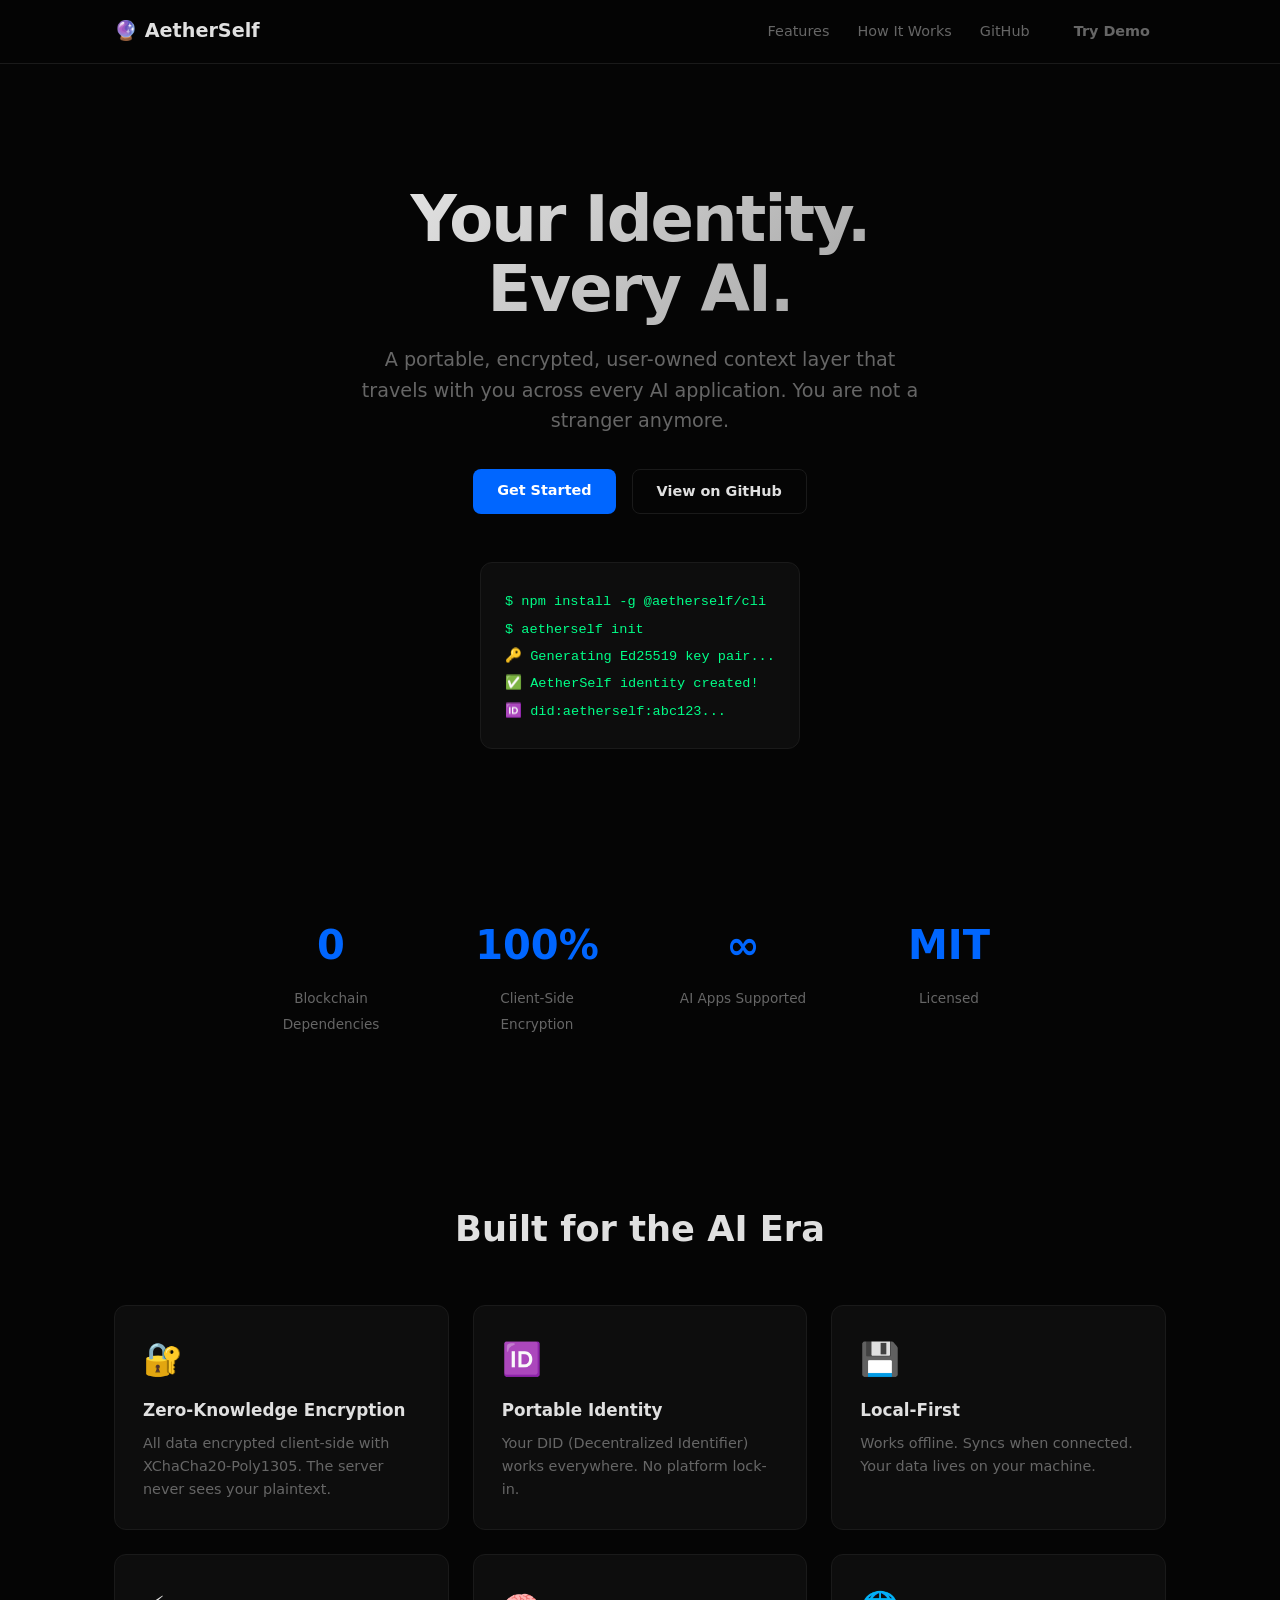
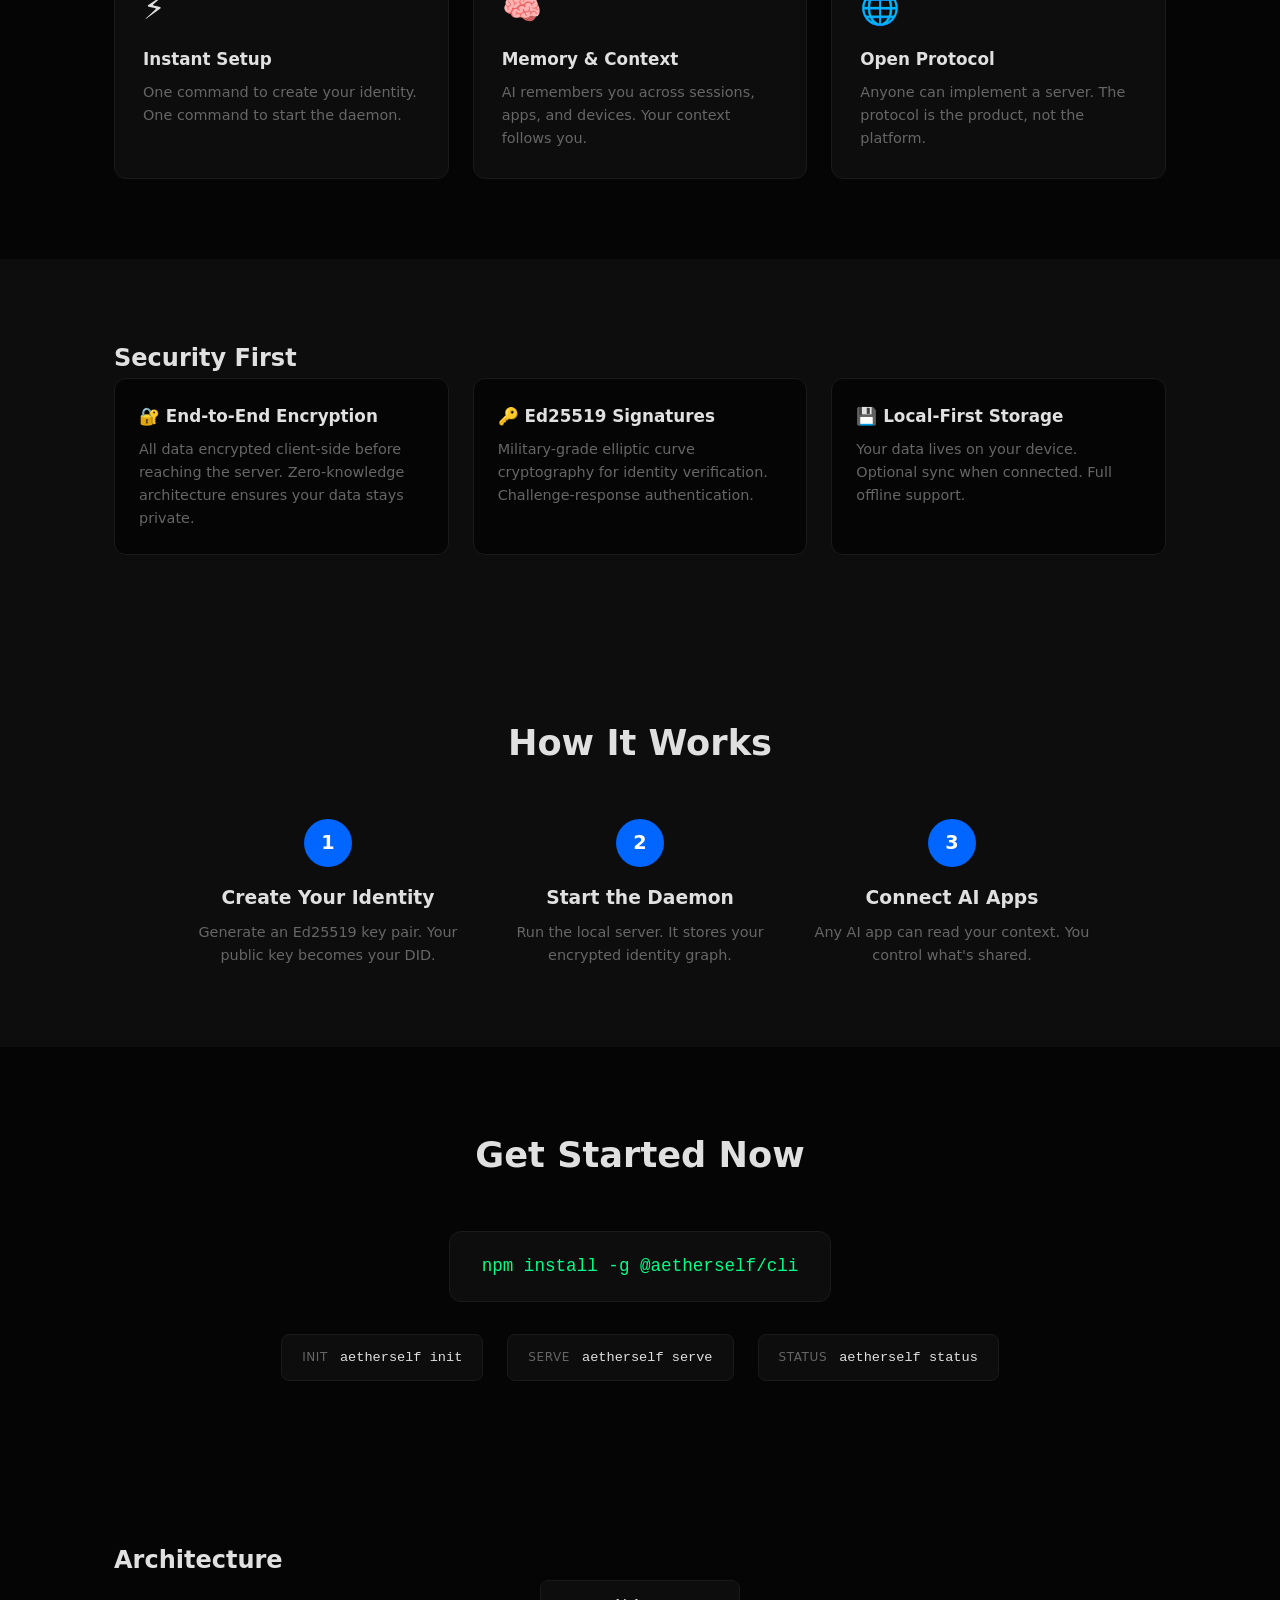
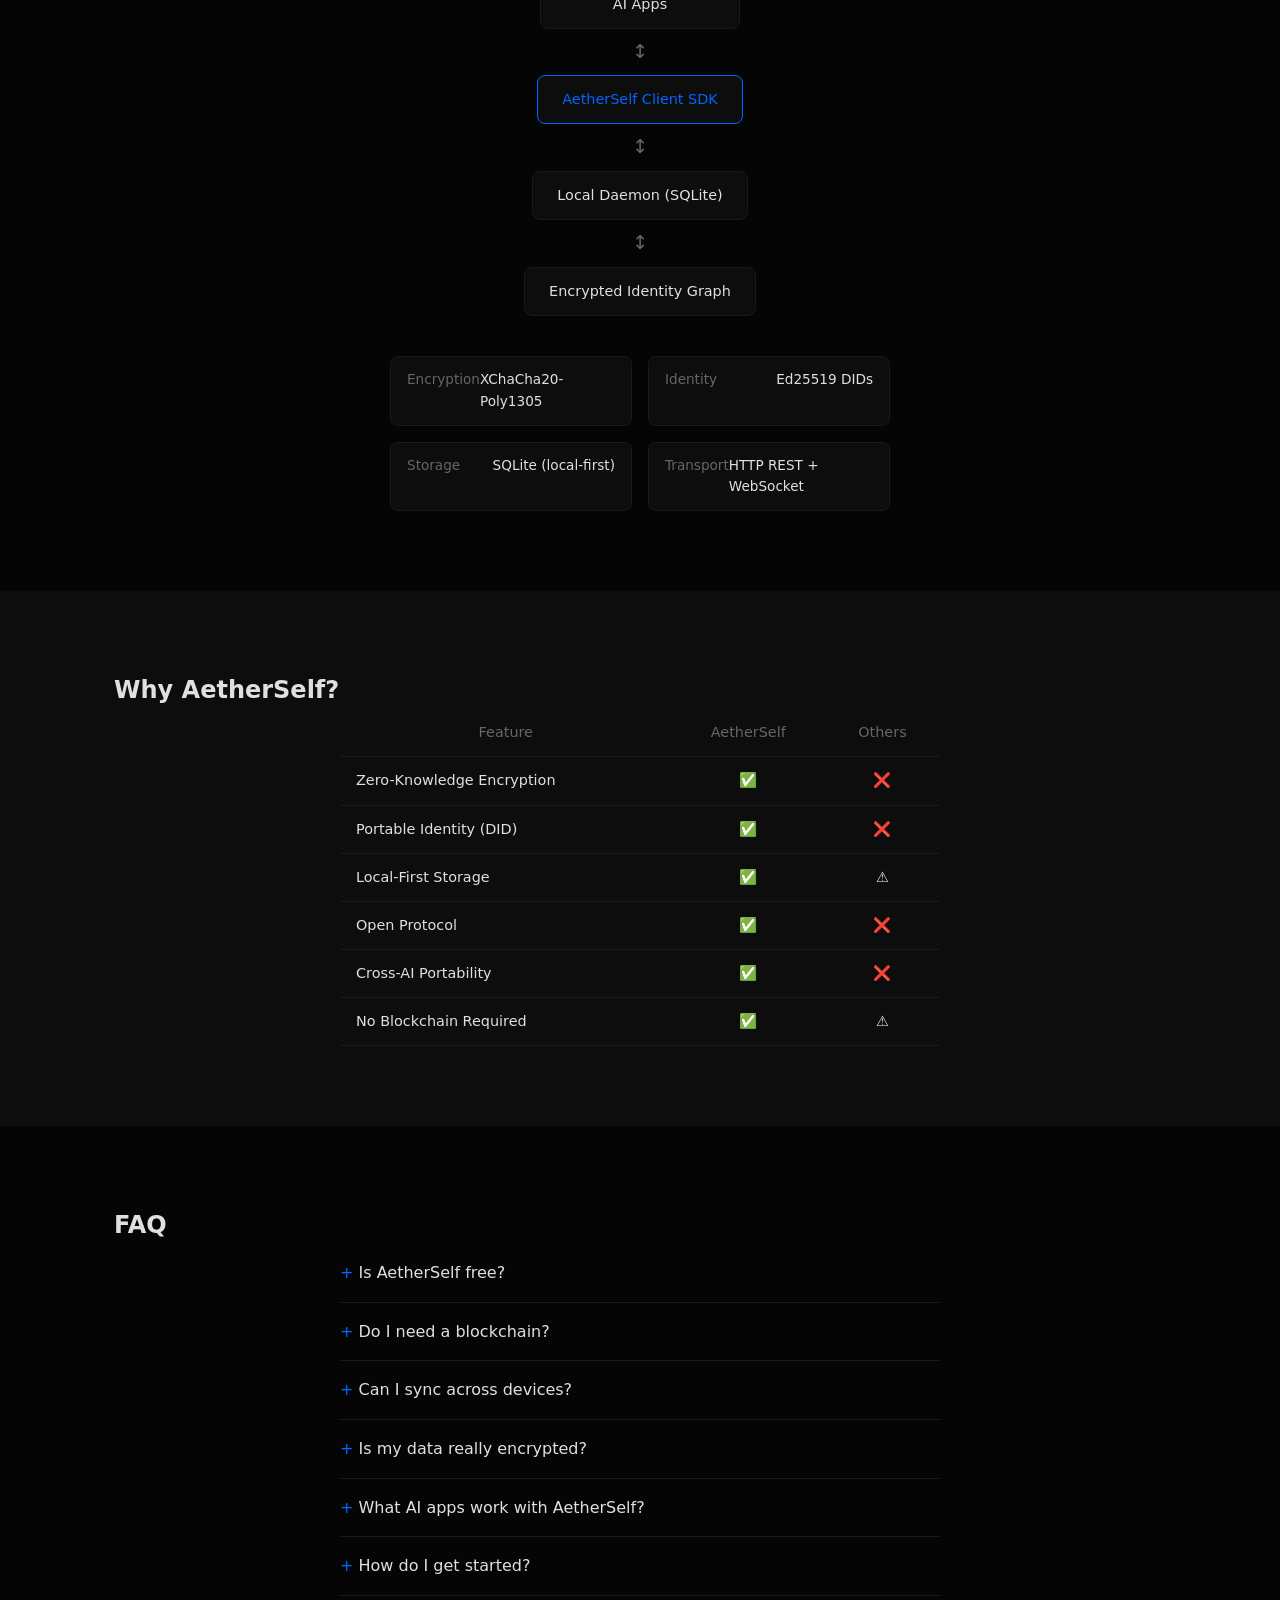
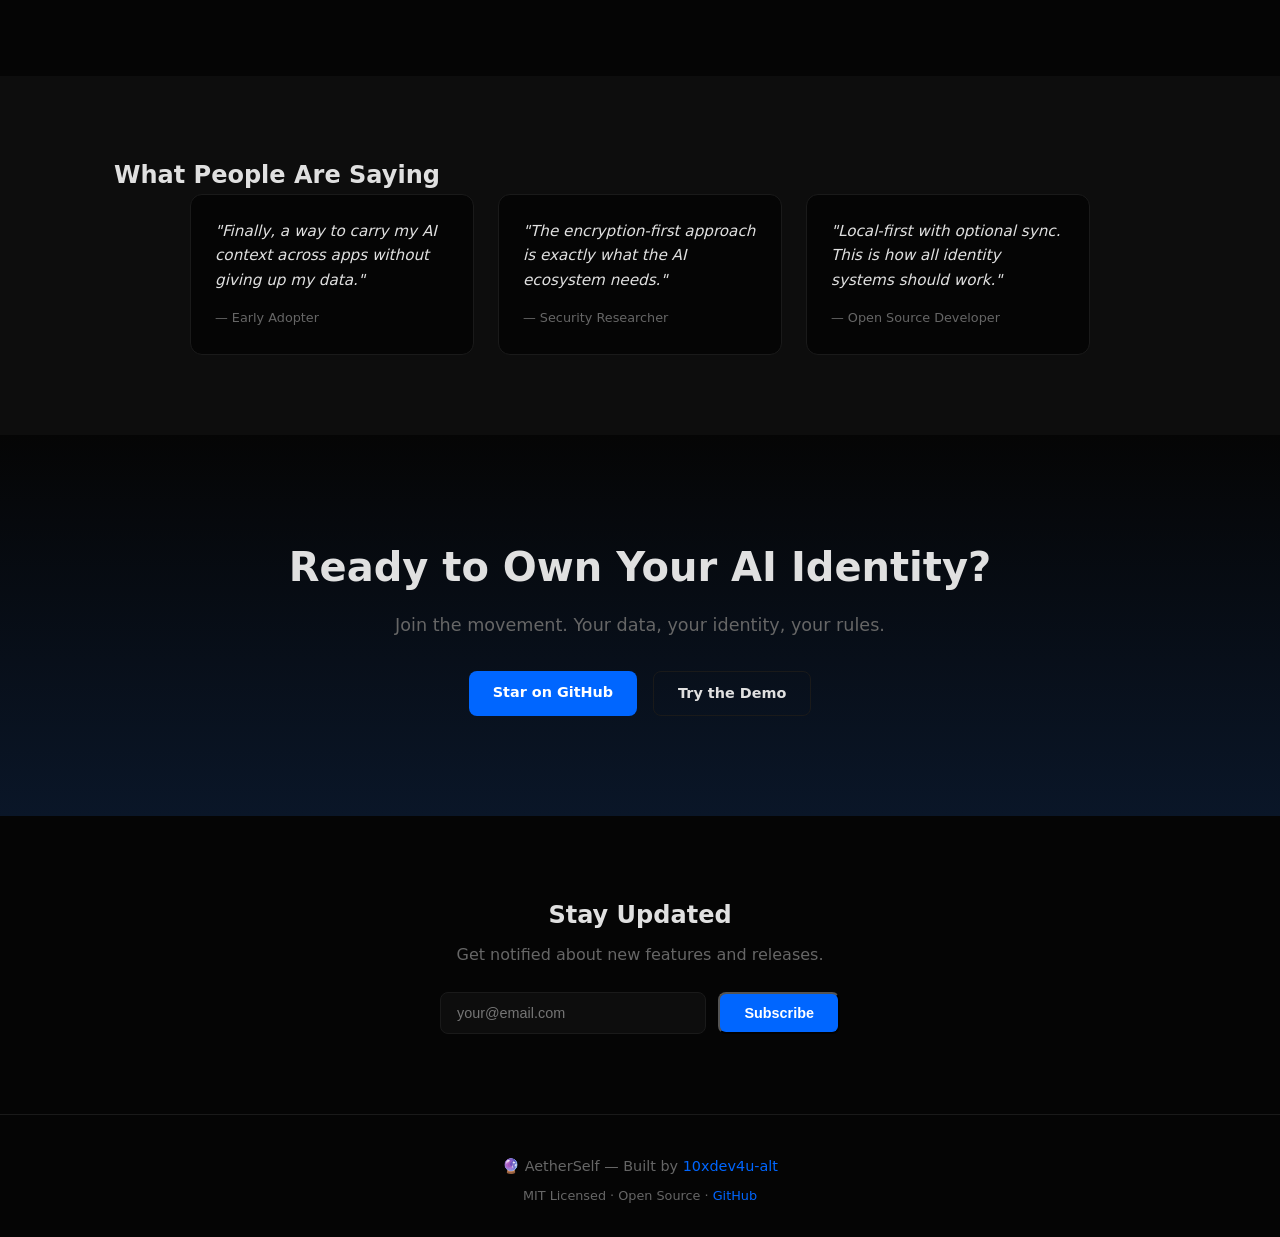
<file: index.html>
<!DOCTYPE html>
<html lang="en">
<head>
  <meta charset="UTF-8">
  <meta name="viewport" content="width=device-width, initial-scale=1.0">
  <meta name="description" content="AetherSelf - Your AI Identity Layer" />
  <title>AetherSelf — Your AI Identity Layer</title>
  <link rel="stylesheet" href="styles.css">
  <link rel="icon" href="data:image/svg+xml,<svg xmlns='http://www.w3.org/2000/svg' viewBox='0 0 100 100'><text y='.9em' font-size='90'>🔮</text></svg>">
</head>
<body>
  <nav>
    <div class="container nav-inner">
      <a href="#" class="logo">🔮 AetherSelf</a>
      <div class="nav-links">
        <a href="#features">Features</a>
        <a href="#how">How It Works</a>
        <a href="https://github.com/10xdev4u-alt/aetherself-core">GitHub</a>
        <a href="https://github.com/10xdev4u-alt/aetherself-demo" class="btn btn-sm">Try Demo</a>
      </div>
    </div>
  </nav>

  <section class="hero">
    <div class="container">
      <h1>Your Identity.<br>Every AI.</h1>
      <p class="hero-sub">A portable, encrypted, user-owned context layer that travels with you across every AI application. You are not a stranger anymore.</p>
      <div class="hero-actions">
        <a href="#get-started" class="btn btn-primary">Get Started</a>
        <a href="https://github.com/10xdev4u-alt/aetherself-core" class="btn btn-ghost">View on GitHub</a>
      </div>
      <div class="hero-code">
        <code>$ npm install -g @aetherself/cli<br>$ aetherself init<br>🔑 Generating Ed25519 key pair...<br>✅ AetherSelf identity created!<br>🆔 did:aetherself:abc123...</code>
      </div>
    </div>
  </section>

  <section class="stats">
    <div class="container">
      <div class="stat-grid">
        <div class="stat-card">
          <span class="stat-number">0</span>
          <span class="stat-label">Blockchain Dependencies</span>
        </div>
        <div class="stat-card">
          <span class="stat-number">100%</span>
          <span class="stat-label">Client-Side Encryption</span>
        </div>
        <div class="stat-card">
          <span class="stat-number">∞</span>
          <span class="stat-label">AI Apps Supported</span>
        </div>
        <div class="stat-card">
          <span class="stat-number">MIT</span>
          <span class="stat-label">Licensed</span>
        </div>
      </div>
    </div>
  </section>

  <section id="features" class="features">
    <div class="container">
      <h2>Built for the AI Era</h2>
      <div class="feature-grid">
        <div class="feature-card">
          <div class="feature-icon">🔐</div>
          <h3>Zero-Knowledge Encryption</h3>
          <p>All data encrypted client-side with XChaCha20-Poly1305. The server never sees your plaintext.</p>
        </div>
        <div class="feature-card">
          <div class="feature-icon">🆔</div>
          <h3>Portable Identity</h3>
          <p>Your DID (Decentralized Identifier) works everywhere. No platform lock-in.</p>
        </div>
        <div class="feature-card">
          <div class="feature-icon">💾</div>
          <h3>Local-First</h3>
          <p>Works offline. Syncs when connected. Your data lives on your machine.</p>
        </div>
        <div class="feature-card">
          <div class="feature-icon">⚡</div>
          <h3>Instant Setup</h3>
          <p>One command to create your identity. One command to start the daemon.</p>
        </div>
        <div class="feature-card">
          <div class="feature-icon">🧠</div>
          <h3>Memory & Context</h3>
          <p>AI remembers you across sessions, apps, and devices. Your context follows you.</p>
        </div>
        <div class="feature-card">
          <div class="feature-icon">🌐</div>
          <h3>Open Protocol</h3>
          <p>Anyone can implement a server. The protocol is the product, not the platform.</p>
        </div>
      </div>
    </div>
  </section>

  <section class="security">
    <div class="container">
      <h2>Security First</h2>
      <div class="security-grid">
        <div class="security-card">
          <h3>🔐 End-to-End Encryption</h3>
          <p>All data encrypted client-side before reaching the server. Zero-knowledge architecture ensures your data stays private.</p>
        </div>
        <div class="security-card">
          <h3>🔑 Ed25519 Signatures</h3>
          <p>Military-grade elliptic curve cryptography for identity verification. Challenge-response authentication.</p>
        </div>
        <div class="security-card">
          <h3>💾 Local-First Storage</h3>
          <p>Your data lives on your device. Optional sync when connected. Full offline support.</p>
        </div>
      </div>
    </div>
  </section>

  <section id="how" class="how-it-works">
    <div class="container">
      <h2>How It Works</h2>
      <div class="steps">
        <div class="step">
          <div class="step-num">1</div>
          <h3>Create Your Identity</h3>
          <p>Generate an Ed25519 key pair. Your public key becomes your DID.</p>
        </div>
        <div class="step">
          <div class="step-num">2</div>
          <h3>Start the Daemon</h3>
          <p>Run the local server. It stores your encrypted identity graph.</p>
        </div>
        <div class="step">
          <div class="step-num">3</div>
          <h3>Connect AI Apps</h3>
          <p>Any AI app can read your context. You control what's shared.</p>
        </div>
      </div>
    </div>
  </section>

  <section id="get-started" class="get-started">
    <div class="container">
      <h2>Get Started Now</h2>
      <div class="install-block">
        <code>npm install -g @aetherself/cli</code>
      </div>
      <div class="quick-commands">
        <div class="cmd"><span class="cmd-label">Init</span><code>aetherself init</code></div>
        <div class="cmd"><span class="cmd-label">Serve</span><code>aetherself serve</code></div>
        <div class="cmd"><span class="cmd-label">Status</span><code>aetherself status</code></div>
      </div>
    </div>
  </section>

  <section class="architecture">
    <div class="container">
      <h2>Architecture</h2>
      <div class="arch-diagram">
        <div class="arch-layer">
          <div class="arch-box">AI Apps</div>
          <div class="arch-arrow">↕</div>
          <div class="arch-box highlight">AetherSelf Client SDK</div>
          <div class="arch-arrow">↕</div>
          <div class="arch-box">Local Daemon (SQLite)</div>
          <div class="arch-arrow">↕</div>
          <div class="arch-box">Encrypted Identity Graph</div>
        </div>
      </div>
      <div class="arch-stack">
        <div class="stack-item"><span class="stack-label">Encryption</span><span class="stack-value">XChaCha20-Poly1305</span></div>
        <div class="stack-item"><span class="stack-label">Identity</span><span class="stack-value">Ed25519 DIDs</span></div>
        <div class="stack-item"><span class="stack-label">Storage</span><span class="stack-value">SQLite (local-first)</span></div>
        <div class="stack-item"><span class="stack-label">Transport</span><span class="stack-value">HTTP REST + WebSocket</span></div>
      </div>
    </div>
  </section>

  <section class="comparisons">
    <div class="container">
      <h2>Why AetherSelf?</h2>
      <table class="compare-table">
        <thead>
          <tr><th>Feature</th><th>AetherSelf</th><th>Others</th></tr>
        </thead>
        <tbody>
          <tr><td>Zero-Knowledge Encryption</td><td>✅</td><td>❌</td></tr>
          <tr><td>Portable Identity (DID)</td><td>✅</td><td>❌</td></tr>
          <tr><td>Local-First Storage</td><td>✅</td><td>⚠️</td></tr>
          <tr><td>Open Protocol</td><td>✅</td><td>❌</td></tr>
          <tr><td>Cross-AI Portability</td><td>✅</td><td>❌</td></tr>
          <tr><td>No Blockchain Required</td><td>✅</td><td>⚠️</td></tr>
        </tbody>
      </table>
    </div>
  </section>

  <section class="faq">
    <div class="container">
      <h2>FAQ</h2>
      <div class="faq-grid">
        <details class="faq-item">
          <summary>Is AetherSelf free?</summary>
          <p>Yes! AetherSelf is open source and free to use. MIT licensed.</p>
        </details>
        <details class="faq-item">
          <summary>Do I need a blockchain?</summary>
          <p>No! AetherSelf uses simple Ed25519 keys for identity. No blockchain required.</p>
        </details>
        <details class="faq-item">
          <summary>Can I sync across devices?</summary>
          <p>Yes! AetherSelf supports optional sync via WebSocket and Yjs CRDT.</p>
        </details>
        <details class="faq-item">
          <summary>Is my data really encrypted?</summary>
          <p>Yes! All data is encrypted client-side with XChaCha20-Poly1305. The server never sees plaintext.</p>
        </details>
        <details class="faq-item">
          <summary>What AI apps work with AetherSelf?</summary>
          <p>Any app that integrates the AetherSelf client SDK. We're building integrations for popular AI tools.</p>
        </details>
        <details class="faq-item">
          <summary>How do I get started?</summary>
          <p>Install the CLI, run 'aetherself init', and start the daemon. See our Quick Start guide.</p>
        </details>
      </div>
    </div>
  </section>

  <section class="testimonials">
    <div class="container">
      <h2>What People Are Saying</h2>
      <div class="testimonial-grid">
        <div class="testimonial">
          <p>"Finally, a way to carry my AI context across apps without giving up my data."</p>
          <span class="author">— Early Adopter</span>
        </div>
        <div class="testimonial">
          <p>"The encryption-first approach is exactly what the AI ecosystem needs."</p>
          <span class="author">— Security Researcher</span>
        </div>
        <div class="testimonial">
          <p>"Local-first with optional sync. This is how all identity systems should work."</p>
          <span class="author">— Open Source Developer</span>
        </div>
      </div>
    </div>
  </section>

  <section class="cta">
    <div class="container">
      <h2>Ready to Own Your AI Identity?</h2>
      <p>Join the movement. Your data, your identity, your rules.</p>
      <div class="cta-actions">
        <a href="https://github.com/10xdev4u-alt/aetherself-core" class="btn btn-primary">Star on GitHub</a>
        <a href="https://github.com/10xdev4u-alt/aetherself-demo" class="btn btn-ghost">Try the Demo</a>
      </div>
    </div>
  </section>

  <section class="newsletter">
    <div class="container">
      <h2>Stay Updated</h2>
      <p>Get notified about new features and releases.</p>
      <form class="newsletter-form" onsubmit="event.preventDefault(); alert('Thanks for subscribing!');">
        <input type="email" placeholder="your@email.com" required />
        <button type="submit" class="btn btn-primary">Subscribe</button>
      </form>
    </div>
  </section>

  <footer>
    <div class="container">
      <p>🔮 AetherSelf — Built by <a href="https://github.com/10xdev4u-alt">10xdev4u-alt</a></p>
      <p class="footer-sub">MIT Licensed · Open Source · <a href="https://github.com/10xdev4u-alt/aetherself-core">GitHub</a></p>
    </div>
  </footer>
</body>
</html>
</file>
<file: styles.css>
:root {
  --bg: #050505;
  --surface: #0d0d0d;
  --border: #1a1a1a;
  --text: #e0e0e0;
  --muted: #666;
  --primary: #0066ff;
  --primary-hover: #0055dd;
  --accent: #00ff88;
}

* { margin: 0; padding: 0; box-sizing: border-box; }

body {
  background: var(--bg);
  color: var(--text);
  font-family: 'Inter', system-ui, -apple-system, sans-serif;
  line-height: 1.6;
}

.container { max-width: 1100px; margin: 0 auto; padding: 0 24px; }

/* Nav */
nav {
  position: sticky;
  top: 0;
  background: rgba(5, 5, 5, 0.9);
  backdrop-filter: blur(12px);
  border-bottom: 1px solid var(--border);
  z-index: 100;
  padding: 14px 0;
}

.nav-inner { display: flex; align-items: center; justify-content: space-between; }

.logo {
  font-size: 1.2rem;
  font-weight: 700;
  color: var(--text);
  text-decoration: none;
}

.nav-links { display: flex; align-items: center; gap: 28px; }
.nav-links a { color: var(--muted); text-decoration: none; font-size: 0.9rem; transition: color 0.2s; }
.nav-links a:hover { color: var(--text); }

/* Buttons */
.btn {
  display: inline-block;
  padding: 10px 24px;
  border-radius: 8px;
  font-weight: 600;
  font-size: 0.9rem;
  text-decoration: none;
  transition: all 0.2s;
  cursor: pointer;
}

.btn-sm { padding: 6px 16px; font-size: 0.8rem; }

.btn-primary {
  background: var(--primary);
  color: #fff;
}
.btn-primary:hover { background: var(--primary-hover); transform: translateY(-1px); }

.btn-ghost {
  background: transparent;
  color: var(--text);
  border: 1px solid var(--border);
}
.btn-ghost:hover { border-color: var(--muted); }

/* Hero */
.hero {
  padding: 120px 0 80px;
  text-align: center;
}

.hero h1 {
  font-size: 4rem;
  font-weight: 800;
  line-height: 1.1;
  letter-spacing: -0.03em;
  background: linear-gradient(135deg, #fff 0%, #888 100%);
  -webkit-background-clip: text;
  -webkit-text-fill-color: transparent;
  margin-bottom: 20px;
}

.hero-sub {
  font-size: 1.2rem;
  color: var(--muted);
  max-width: 560px;
  margin: 0 auto 32px;
}

.hero-actions { display: flex; gap: 16px; justify-content: center; margin-bottom: 48px; }

.hero-code {
  background: var(--surface);
  border: 1px solid var(--border);
  border-radius: 12px;
  padding: 24px;
  display: inline-block;
  text-align: left;
}

.hero-code code {
  font-family: 'JetBrains Mono', 'Fira Code', monospace;
  font-size: 0.85rem;
  color: var(--accent);
  line-height: 1.8;
}

/* Features */
.features { padding: 80px 0; }

.features h2, .how-it-works h2, .get-started h2 {
  font-size: 2.2rem;
  font-weight: 700;
  text-align: center;
  margin-bottom: 48px;
}

.feature-grid {
  display: grid;
  grid-template-columns: repeat(3, 1fr);
  gap: 24px;
}

.feature-card {
  background: var(--surface);
  border: 1px solid var(--border);
  border-radius: 12px;
  padding: 28px;
  transition: border-color 0.2s;
}
.feature-card:hover { border-color: #333; }

.feature-icon { font-size: 2rem; margin-bottom: 12px; }
.feature-card h3 { font-size: 1.05rem; margin-bottom: 8px; }
.feature-card p { font-size: 0.9rem; color: var(--muted); }

/* How It Works */
.how-it-works { padding: 80px 0; background: var(--surface); }

.steps {
  display: flex;
  gap: 32px;
  justify-content: center;
}

.step {
  text-align: center;
  max-width: 280px;
}

.step-num {
  width: 48px;
  height: 48px;
  border-radius: 50%;
  background: var(--primary);
  color: #fff;
  display: flex;
  align-items: center;
  justify-content: center;
  font-size: 1.2rem;
  font-weight: 700;
  margin: 0 auto 16px;
}

.step h3 { margin-bottom: 8px; }
.step p { font-size: 0.9rem; color: var(--muted); }

/* Get Started */
.get-started { padding: 80px 0; text-align: center; }

.install-block {
  background: var(--surface);
  border: 1px solid var(--border);
  border-radius: 12px;
  padding: 20px 32px;
  display: inline-block;
  margin-bottom: 32px;
}

.install-block code {
  font-family: 'JetBrains Mono', 'Fira Code', monospace;
  font-size: 1.1rem;
  color: var(--accent);
}

.quick-commands {
  display: flex;
  gap: 24px;
  justify-content: center;
}

.cmd {
  background: var(--surface);
  border: 1px solid var(--border);
  border-radius: 8px;
  padding: 12px 20px;
  display: flex;
  align-items: center;
  gap: 12px;
}

.cmd-label {
  font-size: 0.75rem;
  color: var(--muted);
  text-transform: uppercase;
  letter-spacing: 0.05em;
}

.cmd code {
  font-family: 'JetBrains Mono', monospace;
  font-size: 0.85rem;
  color: var(--text);
}

/* Footer */
footer {
  padding: 40px 0;
  border-top: 1px solid var(--border);
  text-align: center;
}

footer p { font-size: 0.9rem; color: var(--muted); }
footer a { color: var(--primary); text-decoration: none; }
footer a:hover { text-decoration: underline; }

.footer-sub { font-size: 0.8rem; margin-top: 8px; }

/* Architecture */
.architecture { padding: 80px 0; }

.arch-diagram { text-align: center; margin-bottom: 40px; }
.arch-layer { display: inline-flex; flex-direction: column; align-items: center; gap: 8px; }
.arch-box {
  background: var(--surface);
  border: 1px solid var(--border);
  border-radius: 8px;
  padding: 12px 24px;
  font-size: 0.9rem;
  min-width: 200px;
}
.arch-box.highlight { border-color: var(--primary); color: var(--primary); }
.arch-arrow { color: var(--muted); font-size: 1.2rem; }

.arch-stack {
  display: grid;
  grid-template-columns: repeat(2, 1fr);
  gap: 16px;
  max-width: 500px;
  margin: 0 auto;
}
.stack-item {
  display: flex;
  justify-content: space-between;
  padding: 12px 16px;
  background: var(--surface);
  border-radius: 8px;
  border: 1px solid var(--border);
}
.stack-label { color: var(--muted); font-size: 0.85rem; }
.stack-value { font-size: 0.85rem; font-weight: 500; }

/* Comparisons */
.comparisons { padding: 80px 0; background: var(--surface); }

.compare-table {
  width: 100%;
  max-width: 600px;
  margin: 0 auto;
  border-collapse: collapse;
}
.compare-table th, .compare-table td {
  padding: 12px 16px;
  text-align: center;
  border-bottom: 1px solid var(--border);
  font-size: 0.9rem;
}
.compare-table th { color: var(--muted); font-weight: 500; }
.compare-table td:first-child { text-align: left; }

/* FAQ */
.faq { padding: 80px 0; }

.faq-grid { max-width: 600px; margin: 0 auto; }

.faq-item {
  border-bottom: 1px solid var(--border);
  padding: 16px 0;
}

.faq-item summary {
  cursor: pointer;
  font-weight: 500;
  color: var(--text);
  list-style: none;
}
.faq-item summary::-webkit-details-marker { display: none; }
.faq-item summary::before { content: "+ "; color: var(--primary); }
.faq-item[open] summary::before { content: "- "; }

.faq-item p {
  margin-top: 12px;
  color: var(--muted);
  font-size: 0.9rem;
  line-height: 1.6;
}

/* CTA */
.cta {
  padding: 100px 0;
  text-align: center;
  background: linear-gradient(180deg, var(--bg) 0%, #0a1628 100%);
}

.cta h2 {
  font-size: 2.5rem;
  margin-bottom: 12px;
}

.cta p {
  color: var(--muted);
  font-size: 1.1rem;
  margin-bottom: 32px;
}

.cta-actions {
  display: flex;
  gap: 16px;
  justify-content: center;
}

/* Testimonials */
.testimonials { padding: 80px 0; background: var(--surface); }

.testimonial-grid {
  display: grid;
  grid-template-columns: repeat(3, 1fr);
  gap: 24px;
  max-width: 900px;
  margin: 0 auto;
}

.testimonial {
  background: var(--bg);
  border: 1px solid var(--border);
  border-radius: 12px;
  padding: 24px;
}

.testimonial p {
  font-size: 0.95rem;
  line-height: 1.6;
  color: var(--text);
  margin-bottom: 12px;
  font-style: italic;
}

.testimonial .author {
  font-size: 0.8rem;
  color: var(--muted);
}

/* Newsletter */
.newsletter {
  padding: 80px 0;
  text-align: center;
}

.newsletter h2 { margin-bottom: 8px; }
.newsletter p { color: var(--muted); margin-bottom: 24px; }

.newsletter-form {
  display: flex;
  gap: 12px;
  justify-content: center;
  max-width: 400px;
  margin: 0 auto;
}

.newsletter-form input {
  flex: 1;
  padding: 12px 16px;
  border-radius: 8px;
  border: 1px solid var(--border);
  background: var(--surface);
  color: var(--text);
  font-size: 0.9rem;
  outline: none;
}
.newsletter-form input:focus { border-color: var(--primary); }

/* Stats */
.stats { padding: 60px 0; }

.stat-grid {
  display: grid;
  grid-template-columns: repeat(4, 1fr);
  gap: 24px;
  max-width: 800px;
  margin: 0 auto;
}

.stat-card {
  text-align: center;
  padding: 24px;
}

.stat-number {
  display: block;
  font-size: 2.5rem;
  font-weight: 800;
  color: var(--primary);
  margin-bottom: 8px;
}

.stat-label {
  font-size: 0.85rem;
  color: var(--muted);
}

/* Security */
.security { padding: 80px 0; background: var(--surface); }

.security-grid {
  display: grid;
  grid-template-columns: repeat(3, 1fr);
  gap: 24px;
}

.security-card {
  background: var(--bg);
  border: 1px solid var(--border);
  border-radius: 12px;
  padding: 24px;
}

.security-card h3 { font-size: 1.05rem; margin-bottom: 8px; }
.security-card p { font-size: 0.9rem; color: var(--muted); }

/* Responsive */
@media (max-width: 768px) {
  .hero h1 { font-size: 2.5rem; }
  .feature-grid { grid-template-columns: 1fr; }
  .steps { flex-direction: column; align-items: center; }
  .quick-commands { flex-direction: column; align-items: center; }
  .nav-links { gap: 16px; }
  .nav-links a:not(.btn) { display: none; }
}
</file>
